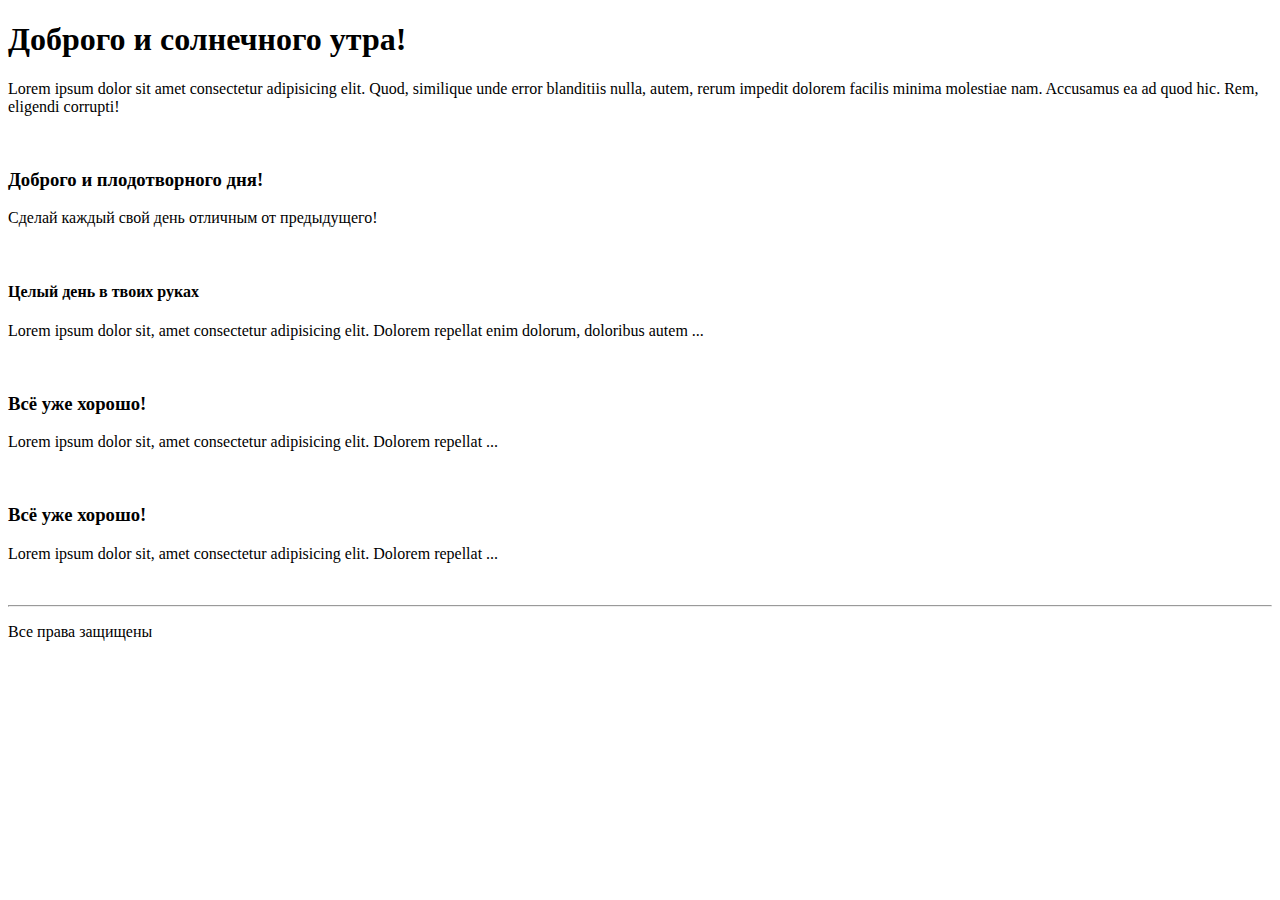
<file: Les 1/index.html>
<!DOCTYPE html>
<html lang="en">

<head>
    <meta charset="UTF-8">
    <meta name="viewport" content="width=, initial-scale=1.0">
    <title>Document</title>
</head>

<body>
    <h1>Доброго и солнечного утра!</h1>
    <p>Lorem ipsum dolor sit amet consectetur adipisicing elit. Quod, similique unde error blanditiis nulla, autem,
        rerum impedit dolorem facilis minima molestiae nam. Accusamus ea ad quod hic. Rem, eligendi corrupti!</p><br>
    <h3>Доброго и плодотворного дня!</h3>
    <p>Сделай каждый свой день отличным от предыдущего!</p><br>
    <h4>Целый день в твоих руках</h4>
    <p>Lorem ipsum dolor sit, amet consectetur adipisicing elit. Dolorem repellat enim dolorum, doloribus autem ...</p>
    <br>
    <h3>Всё уже хорошо!</h3>
    <p>Lorem ipsum dolor sit, amet consectetur adipisicing elit. Dolorem repellat ...</p><br>
    <h3>Всё уже хорошо!</h3>
    <p>Lorem ipsum dolor sit, amet consectetur adipisicing elit. Dolorem repellat ...</p><br>
    <hr>
    <p>Все права защищены</p>
</body>

</html>
</file>
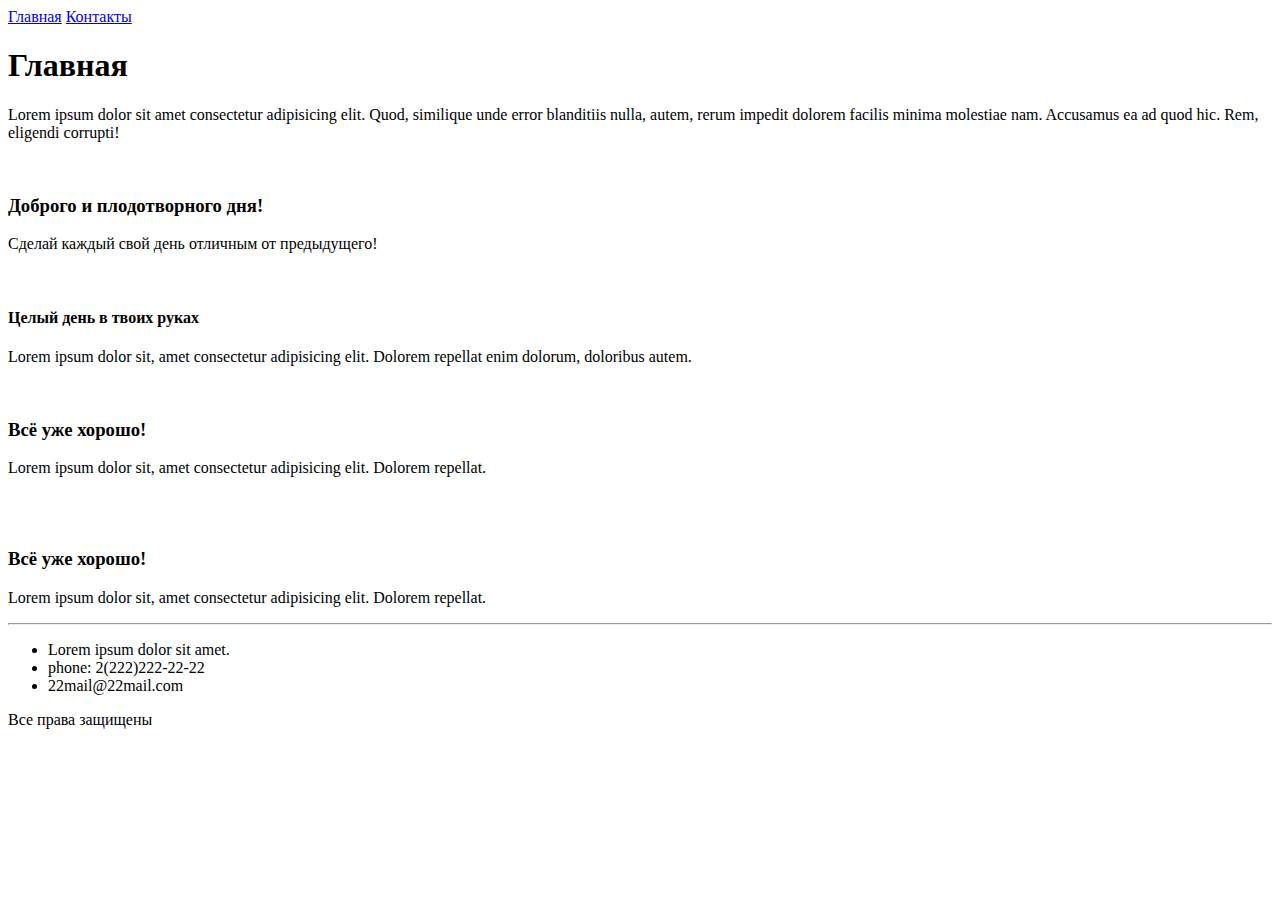
<file: Les 2/index.html>
<!DOCTYPE html>
<html lang="en">

<head>
    <meta charset="UTF-8">
    <meta name="viewport" content="width=, initial-scale=1.0">
    <title>Document</title>
</head>

<body>
    <a href="index.html">Главная</a>
    <a href="contacts.html">Контакты</a>
    <h1>Главная</h1>
    <p>Lorem ipsum dolor sit amet consectetur adipisicing elit. Quod, similique unde error blanditiis nulla, autem,
        rerum impedit dolorem facilis minima molestiae nam. Accusamus ea ad quod hic. Rem, eligendi corrupti!</p><br>
    <h3>Доброго и плодотворного дня!</h3>
    <p>Сделай каждый свой день отличным от предыдущего!</p><br>
    <h4>Целый день в твоих руках</h4>
    <p>Lorem ipsum dolor sit, amet consectetur adipisicing elit. Dolorem repellat enim dolorum, doloribus autem.</p>
    <br>
    <h3>Всё уже хорошо!</h3>
    <p>Lorem ipsum dolor sit, amet consectetur adipisicing elit. Dolorem repellat.</p>
    <br>
    <br>
    <h3>Всё уже хорошо!</h3>
    <p>Lorem ipsum dolor sit, amet consectetur adipisicing elit. Dolorem repellat.</p>
    <hr>
    <ul>
        <li>Lorem ipsum dolor sit amet.</li>
        <li>phone: 2(222)222-22-22</li>
        <li>22mail@22mail.com</li>
        </li>
    </ul>
    <p>Все права защищены</p>
</body>

</html>
</file>
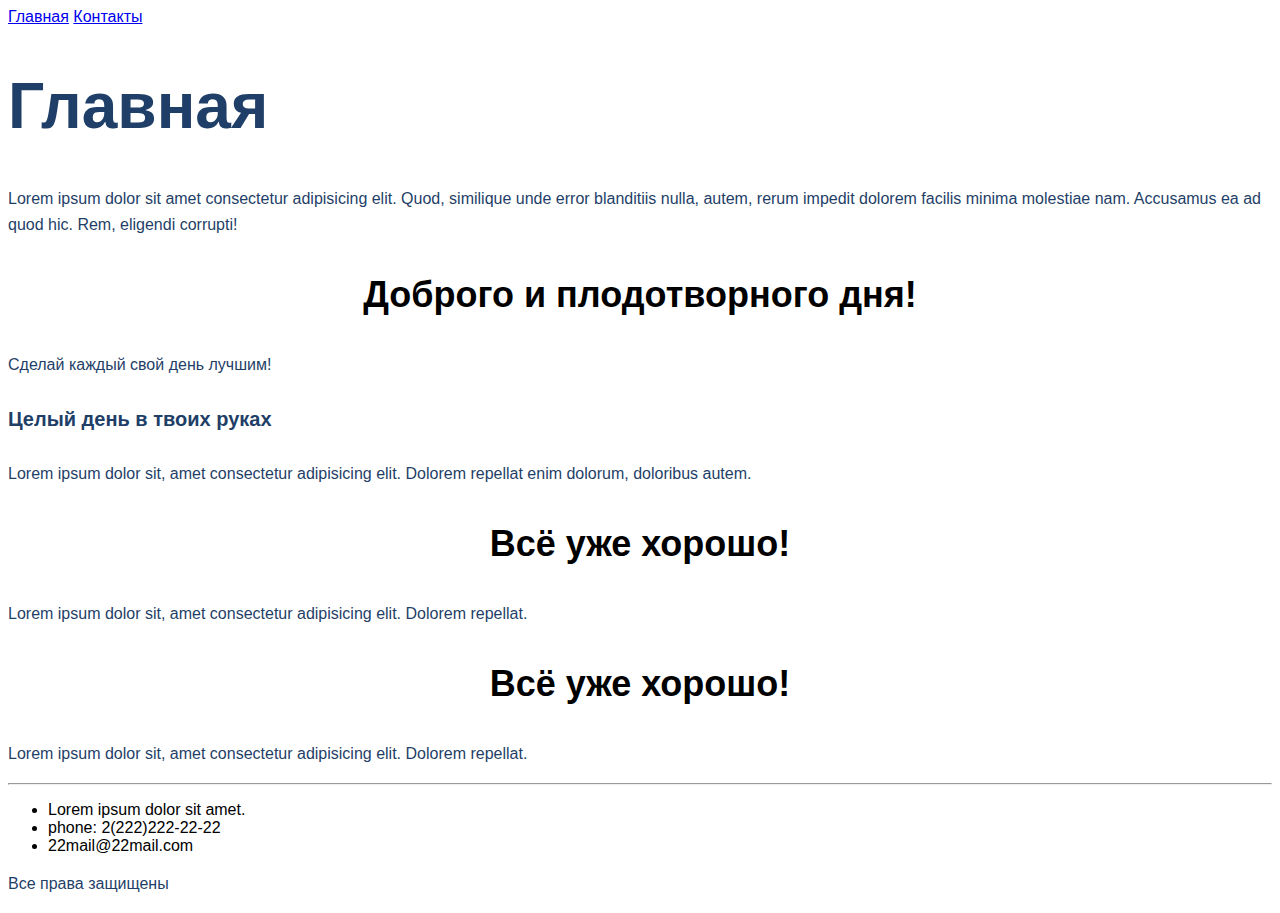
<file: Les 3/index.html>
<!DOCTYPE html>
<html lang="en">

<head>
    <meta charset="UTF-8">
    <meta name="viewport" content="width=, initial-scale=1.0">
    <title>Document</title>
    <link rel="stylesheet" href="style.css">
</head>

<body>
    <a href="index.html">Главная</a>
    <a href="contacts.html">Контакты</a>
    <h1 class="heading">Главная</h1>
    <p class="paragraph">Lorem ipsum dolor sit amet consectetur adipisicing elit. Quod, similique unde error blanditiis
        nulla, autem,
        rerum impedit dolorem facilis minima molestiae nam. Accusamus ea ad quod hic. Rem, eligendi corrupti!</p>
    <h3 class="heading-3">Доброго и плодотворного дня!</h3>
    <p class="paragraph">Сделай каждый свой день лучшим!</p>
    <h4 class="heading-4">Целый день в твоих руках</h4>
    <p class="paragraph">Lorem ipsum dolor sit, amet consectetur adipisicing elit. Dolorem repellat enim dolorum,
        doloribus autem.</p>
    <h3 class="heading-3">Всё уже хорошо!</h3>
    <p class="paragraph">Lorem ipsum dolor sit, amet consectetur adipisicing elit. Dolorem repellat.</p>
    <h3 class="heading-3">Всё уже хорошо!</h3>
    <p class="paragraph">Lorem ipsum dolor sit, amet consectetur adipisicing elit. Dolorem repellat.</p>
    <hr>
    <ul>
        <li>Lorem ipsum dolor sit amet.</li>
        <li>phone: 2(222)222-22-22</li>
        <li>22mail@22mail.com</li>
        </li>
    </ul>
    <p class="paragraph">Все права защищены</p>
</body>

</html>
</file>
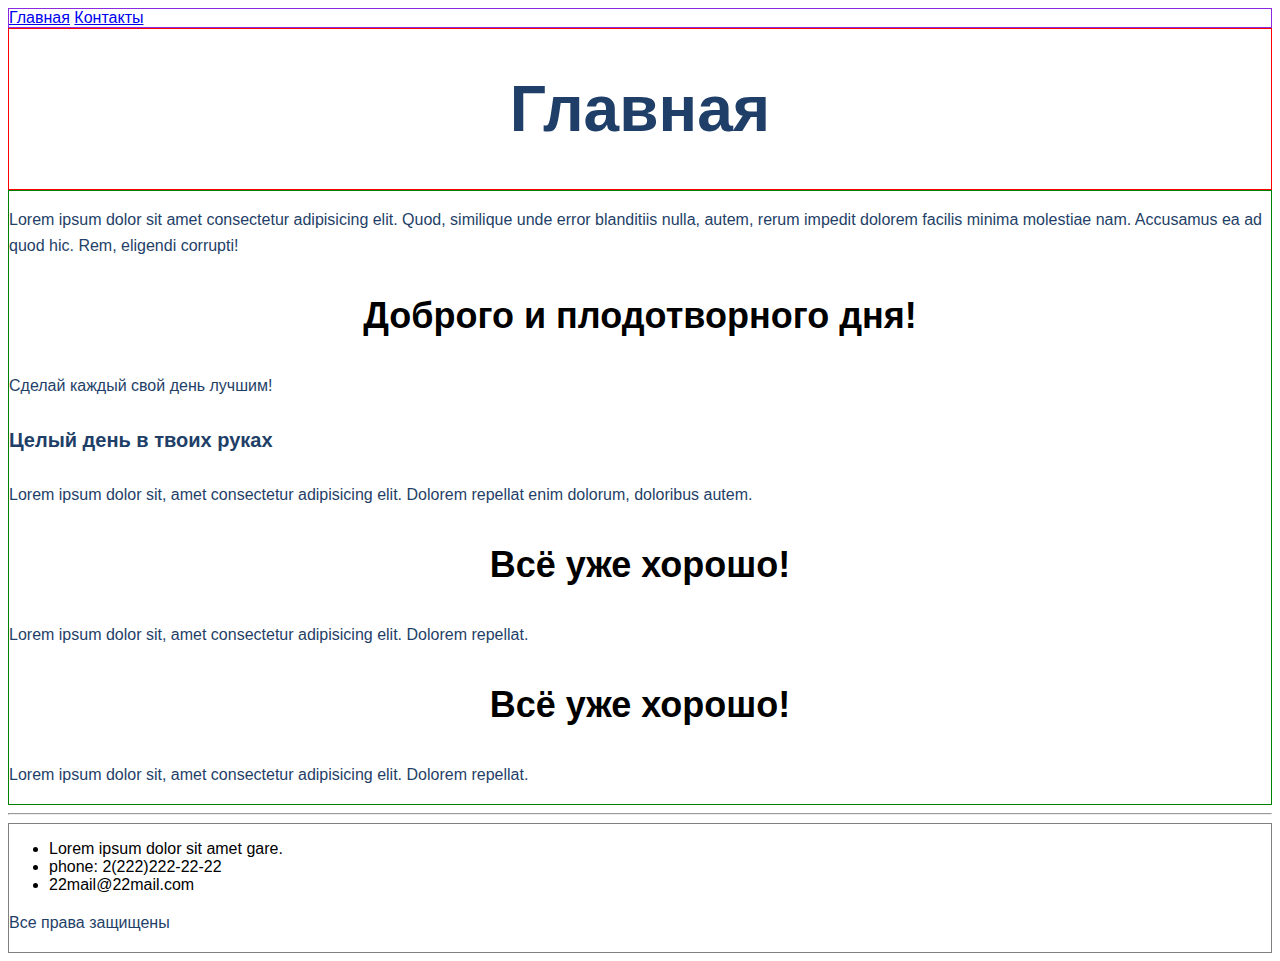
<file: Les 4/index.html>
<!DOCTYPE html>
<html lang="en">

<head>
    <meta charset="UTF-8">
    <meta name="viewport" content="width=, initial-scale=1.0">
    <title>Document</title>
    <link rel="stylesheet" href="style.css">
</head>

<body>
    <div class="navigation">
        <a href="index.html">Главная</a>
        <a href="contacts.html">Контакты</a>
    </div>
    <div class="header">
        <h1 class="heading">Главная</h1>
    </div>
    <div class="content">
        <p class="paragraph">Lorem ipsum dolor sit amet consectetur adipisicing elit. Quod, similique unde error
            blanditiis
            nulla, autem,
            rerum impedit dolorem facilis minima molestiae nam. Accusamus ea ad quod hic. Rem, eligendi corrupti!</p>
        <h3 class="heading-3">Доброго и плодотворного дня!</h3>
        <p class="paragraph">Сделай каждый свой день лучшим!</p>
        <h4 class="heading-4">Целый день в твоих руках</h4>
        <p class="paragraph">Lorem ipsum dolor sit, amet consectetur adipisicing elit. Dolorem repellat enim dolorum,
            doloribus autem.</p>
        <h3 class="heading-3">Всё уже хорошо!</h3>
        <p class="paragraph">Lorem ipsum dolor sit, amet consectetur adipisicing elit. Dolorem repellat.</p>
        <h3 class="heading-3">Всё уже хорошо!</h3>
        <p class="paragraph">Lorem ipsum dolor sit, amet consectetur adipisicing elit. Dolorem repellat.</p>
    </div>
    <hr>
    <div class="footer">
        <ul>
            <li>Lorem ipsum dolor sit amet gare.</li>
            <li>phone: 2(222)222-22-22</li>
            <li>22mail@22mail.com</li>
            </li>
        </ul>
        <p class="paragraph">Все права защищены</p>
    </div>
</body>

</html>
</file>
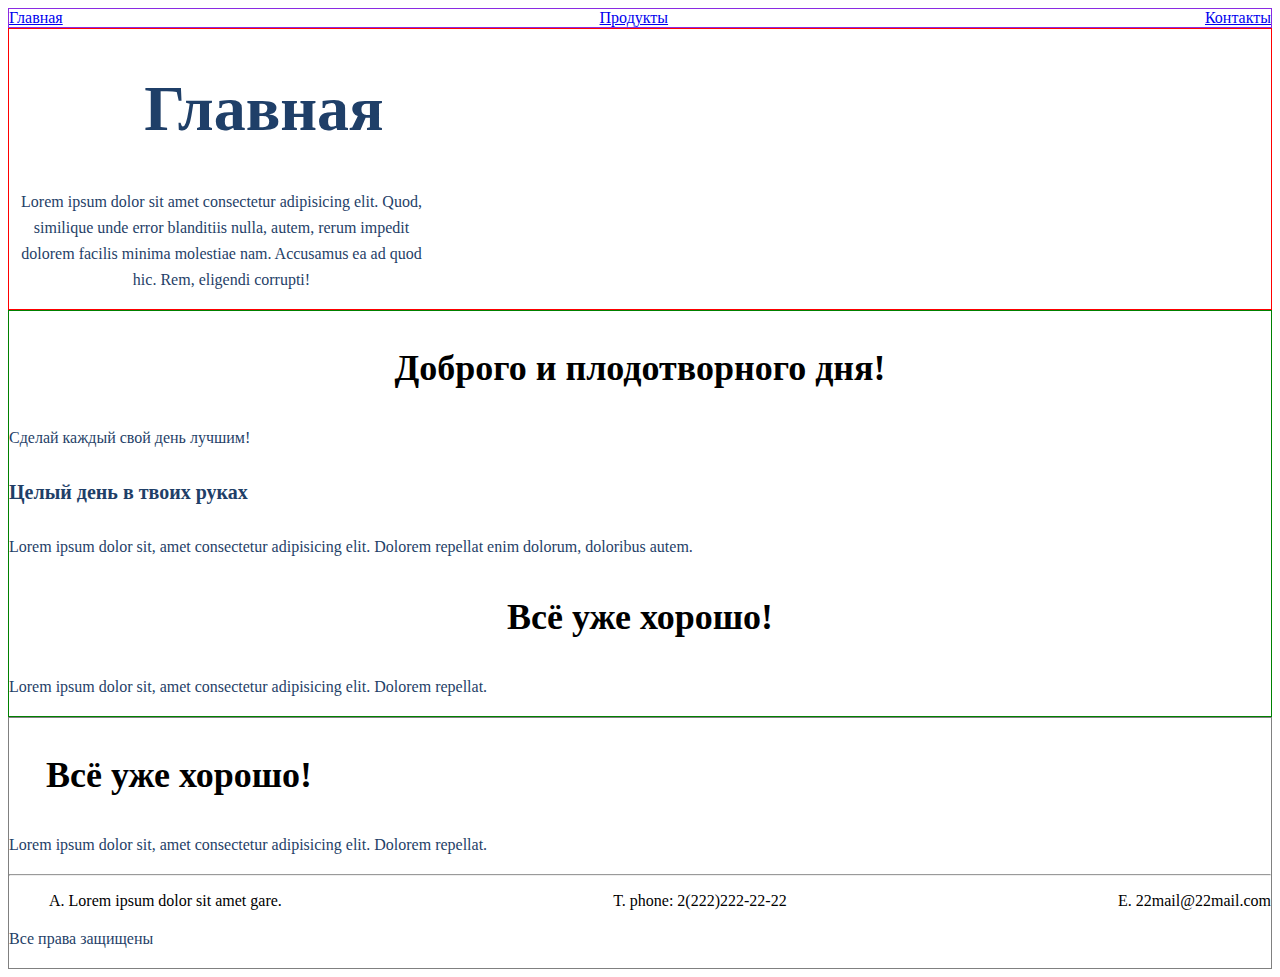
<file: Les 5/index.html>
<!DOCTYPE html>
<html lang="en">

<head>
    <meta charset="UTF-8">
    <meta name="viewport" content="width=, initial-scale=1.0">
    <title>Document</title>
    <link rel="stylesheet" href="style.css">
</head>


<body>
    <div class="container">
        <div class="navigation">
            <a href="index.html">Главная</a>
            <a href="products.html">Продукты</a>
            <a href="contacts.html">Контакты</a>
        </div>
        <div class="header">
            <h1 class="heading">Главная</h1>
            <p class="paragraph top_info">Lorem ipsum dolor sit amet consectetur adipisicing elit. Quod, similique unde
                error
                blanditiis
                nulla, autem,
                rerum impedit dolorem facilis minima molestiae nam. Accusamus ea ad quod hic. Rem, eligendi corrupti!
            </p>
        </div>
        <div class="content">
            <h3 class="heading-3">Доброго и плодотворного дня!</h3>
            <p class="paragraph">Сделай каждый свой день лучшим!</p>
            <h4 class="heading-4">Целый день в твоих руках</h4>
            <p class="paragraph">Lorem ipsum dolor sit, amet consectetur adipisicing elit. Dolorem repellat enim
                dolorum,
                doloribus autem.</p>
            <h3 class="heading-3">Всё уже хорошо!</h3>
            <p class="paragraph">Lorem ipsum dolor sit, amet consectetur adipisicing elit. Dolorem repellat.</p>
        </div>
        <div class="footer">
            <div class="footer-top-content">
                <h3 class="heading-3 footer-heading">Всё уже хорошо!</h3>
                <p class="paragraph">Lorem ipsum dolor sit, amet consectetur adipisicing elit. Dolorem repellat.</p>
            </div>
            <hr>
            <div class="footer-bottom-content">
                <ul class="bottom-list">
                    <li>A. Lorem ipsum dolor sit amet gare.</li>
                    <li>T. phone: 2(222)222-22-22</li>
                    <li>E. 22mail@22mail.com</li>
                    </li>
                </ul>
                <p class="paragraph">Все права защищены</p>
            </div>
        </div>
    </div>
</body>

</html>
</file>
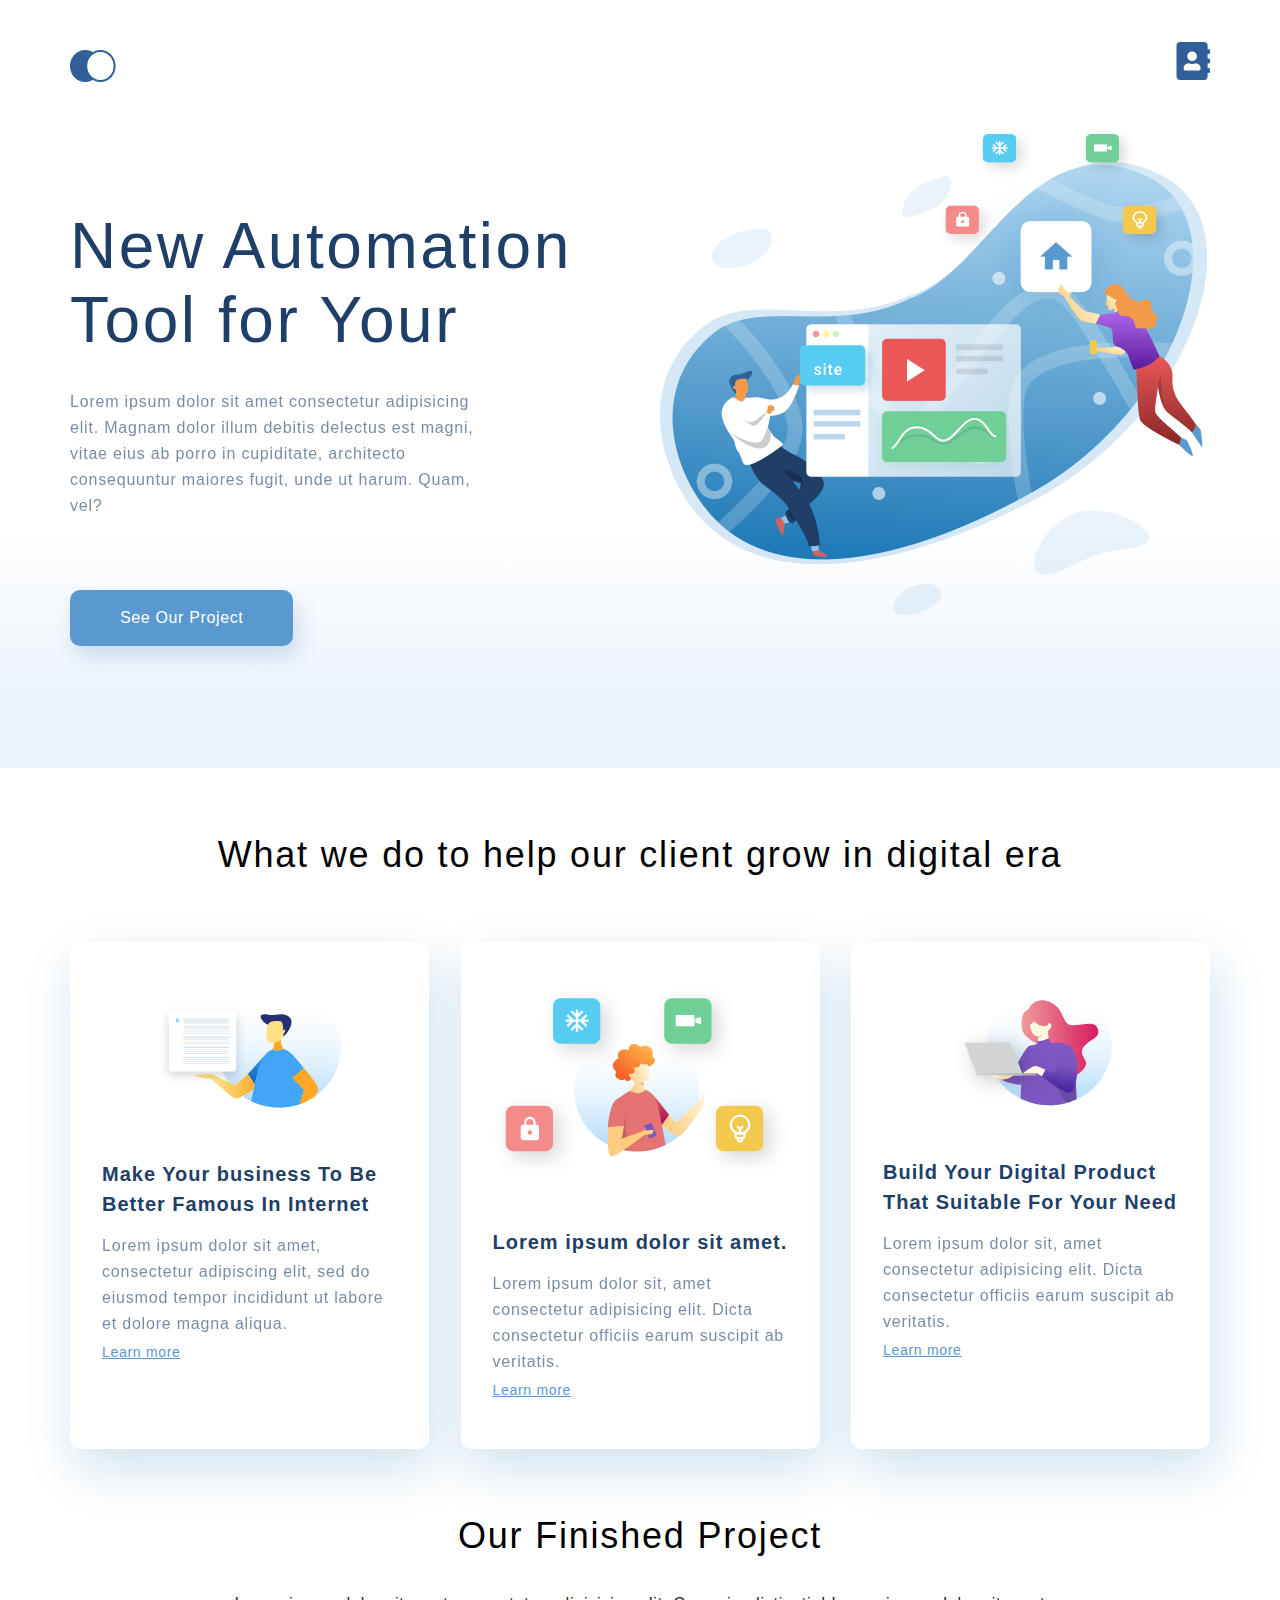
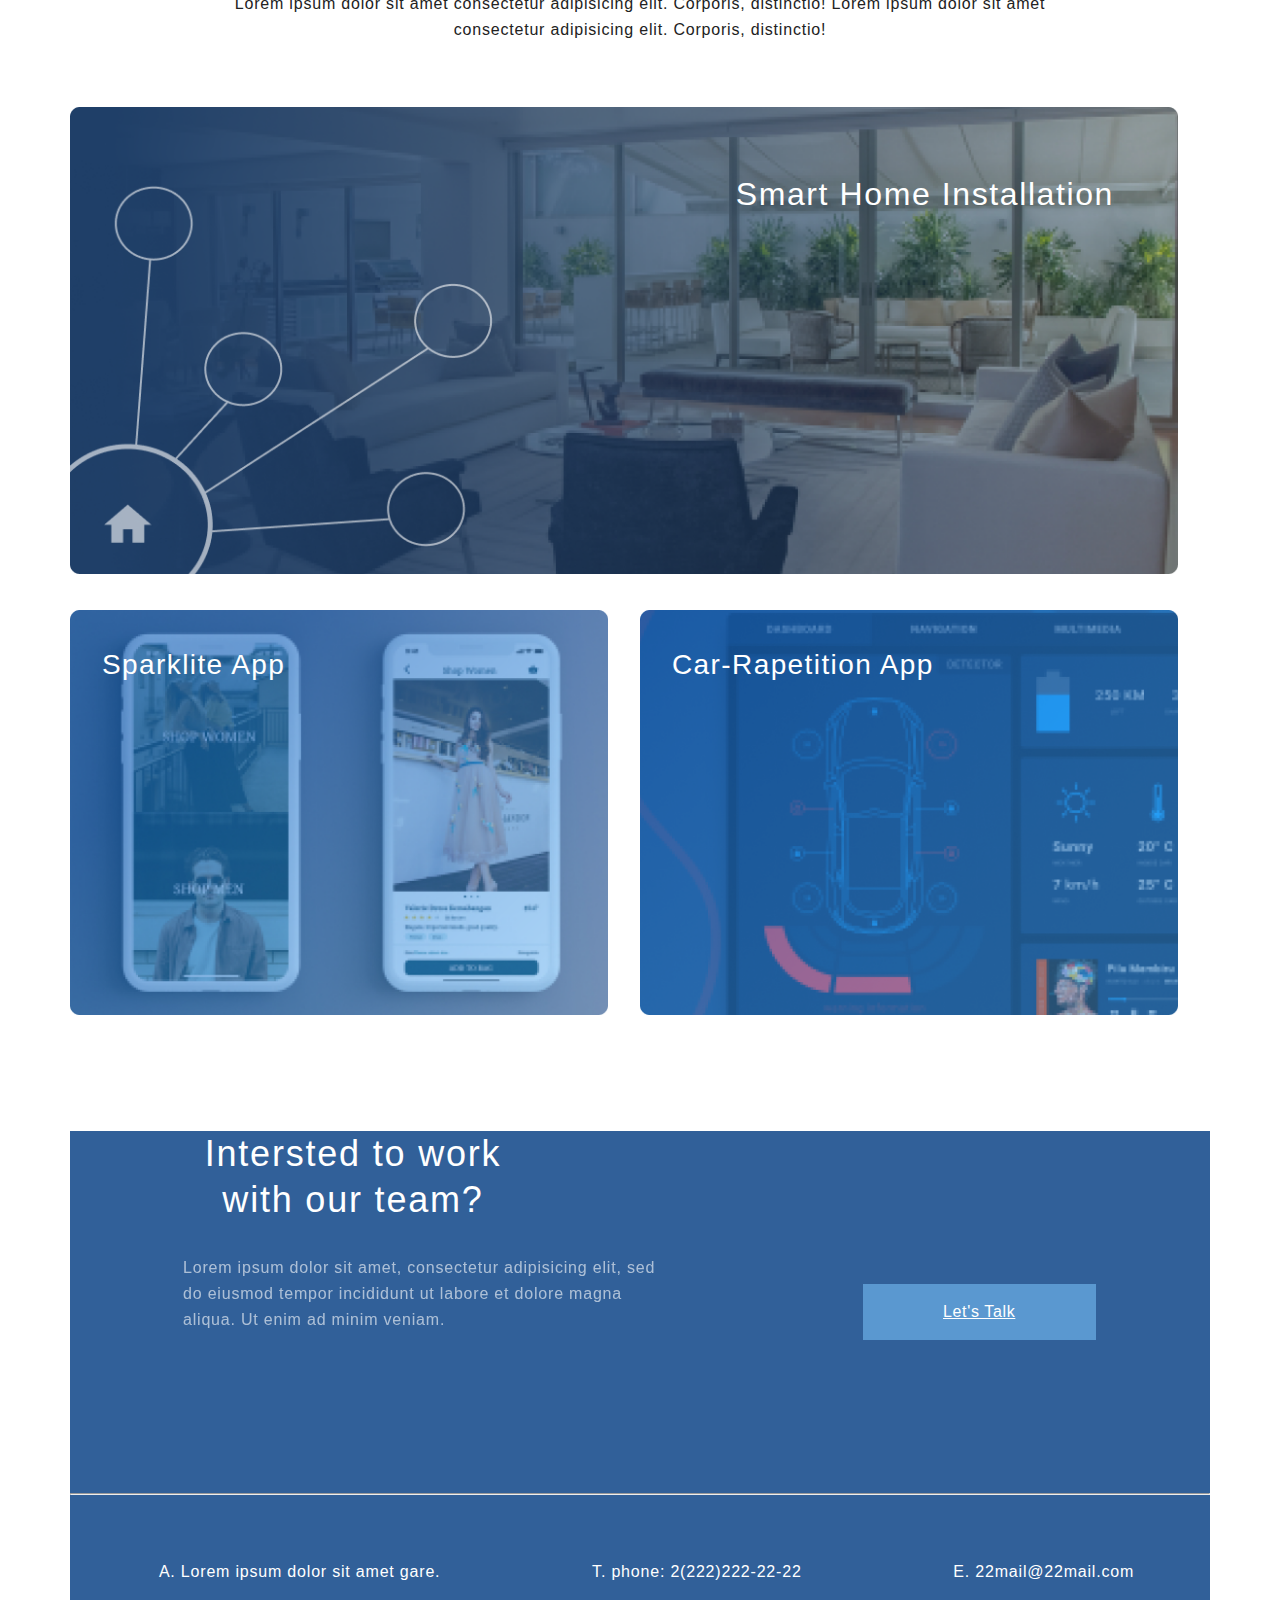
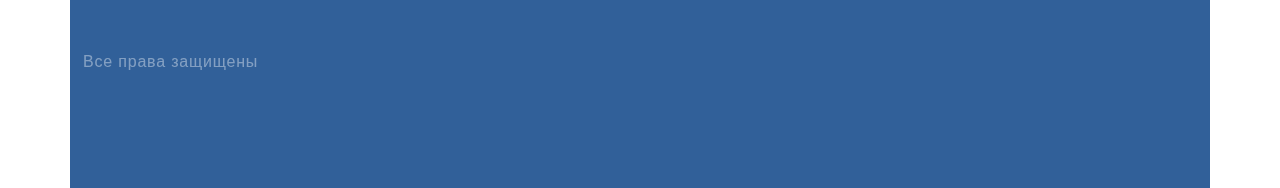
<file: Les 6/index.html>
<!DOCTYPE html>
<html lang="en">

<head>
    <meta charset="UTF-8">
    <meta name="viewport" content="width=device-width, initial-scale=1.0">
    <title>Main</title>
    <link rel="stylesheet" href="style.css">
</head>

<body>
    <div class="top">
        <div class="container top__box">
            <ul class="header">
                <li><a href="index.html"><img src="img/logo.png" alt="logo"></a></li>
                <li><a href="contact.html"><img src="img/Vector.png" alt="contacts"></a></li>
            </ul>
            <div class="top-info">
                <h1 class="top-heading">New Automation
                    Tool for Your </h1>
                <p class="paragraph top-info-text">Lorem ipsum dolor sit amet consectetur adipisicing elit. Magnam dolor
                    illum debitis
                    delectus
                    est magni, vitae eius ab porro in cupiditate, architecto consequuntur maiores fugit, unde ut harum.
                    Quam,
                    vel?</p>
                <a href="#" class="top-button">See Our Project</a>
            </div>
        </div>
    </div>

    <div class="what-we-do container">
        <h3 class="h3">What we do to help our client grow in digital era</h3>
        <div class="cards">
            <div class="card-item">
                <img src="img/1.svg" alt="card-1" class="card-img">
                <h4 class="h4">Make Your business To Be
                    Better Famous In Internet</h4>
                <p class="paragraph">Lorem ipsum dolor sit amet, consectetur adipiscing elit, sed do eiusmod tempor
                    incididunt ut labore et dolore magna aliqua.</p>
                <a href="#" class="card-link">Learn more</a>
            </div>
            <div class="card-item">
                <div class="picture">
                    <img class="image_bg" src="img/2group.svg" alt="group" class="card-img">
                    <img class="card2" src="img/2.png" alt="card-2" class="card-img">
                </div>
                <h4 class="h4">Lorem ipsum dolor sit amet.</h4>
                <p class="paragraph">Lorem ipsum dolor sit, amet consectetur adipisicing elit. Dicta consectetur
                    officiis
                    earum
                    suscipit ab veritatis.</p>
                <a href="#" class="card-link">Learn more</a>
            </div>
            <div class="card-item">
                <img src="img/3.svg" alt="card-3" class="card-img">

                <h4 class="h4">Build Your Digital Product
                    That Suitable For Your Need</h4>
                <p class="paragraph">Lorem ipsum dolor sit, amet consectetur adipisicing elit. Dicta consectetur
                    officiis earum suscipit ab veritatis.</p>
                <a href="#" class="card-link">Learn more</a>
            </div>
        </div>
    </div>
    <div class="container project">
        <h3 class="h3">Our Finished Project</h3>
        <p class="paragraph project-paragraph">Lorem ipsum dolor sit amet consectetur adipisicing elit. Corporis,
            distinctio! Lorem ipsum dolor sit amet consectetur adipisicing elit. Corporis,
            distinctio!</p>
        <div class="project-item">
            <img class="project-img" src="img/prj1.png" alt="project img 1">
            <p class="project-text">Smart Home Installation</p>
        </div>
        <div class="project-parent">
            <div class="project-item">
                <img class="project-img" src="img/prj2.png" alt="project img 2">
                <p class="project-text project-text-lower">Sparklite App</p>
            </div>
            <div class="project-item">
                <img class="project-img" src="img/prj3.png" alt="project img  3">
                <p class="project-text project-text-lower">Car-Rapetition App</p>
            </div>
        </div>
        <div class="footer">
            <div class="footer-top">
                <div class="footer-text">
                    <h3 class="h3 h3-footer">Intersted to work with our team?</h3>
                    <p class="paragraph paragraph-footer">Lorem ipsum dolor sit amet, consectetur adipisicing elit, sed
                        do eiusmod tempor incididunt ut labore et dolore magna aliqua. Ut enim ad minim veniam.</p>
                </div>
                <div class="footer-link">
                    <a class="link-talk" href="#">Let's Talk</a>
                </div>
            </div>
            <hr>
            <div class="footer-bottom">
                <ul class="footer-info">
                    <li>A. Lorem ipsum dolor sit amet gare.</li>
                    <li>T. phone: 2(222)222-22-22</li>
                    <li>E. 22mail@22mail.com</li>
                </ul>
                <div class="footer-rights">
                    <p class="paragraph paragraph-rights">Все права защищены</p>
                </div>
            </div>
        </div>
    </div>
</body>

</html>
</file>
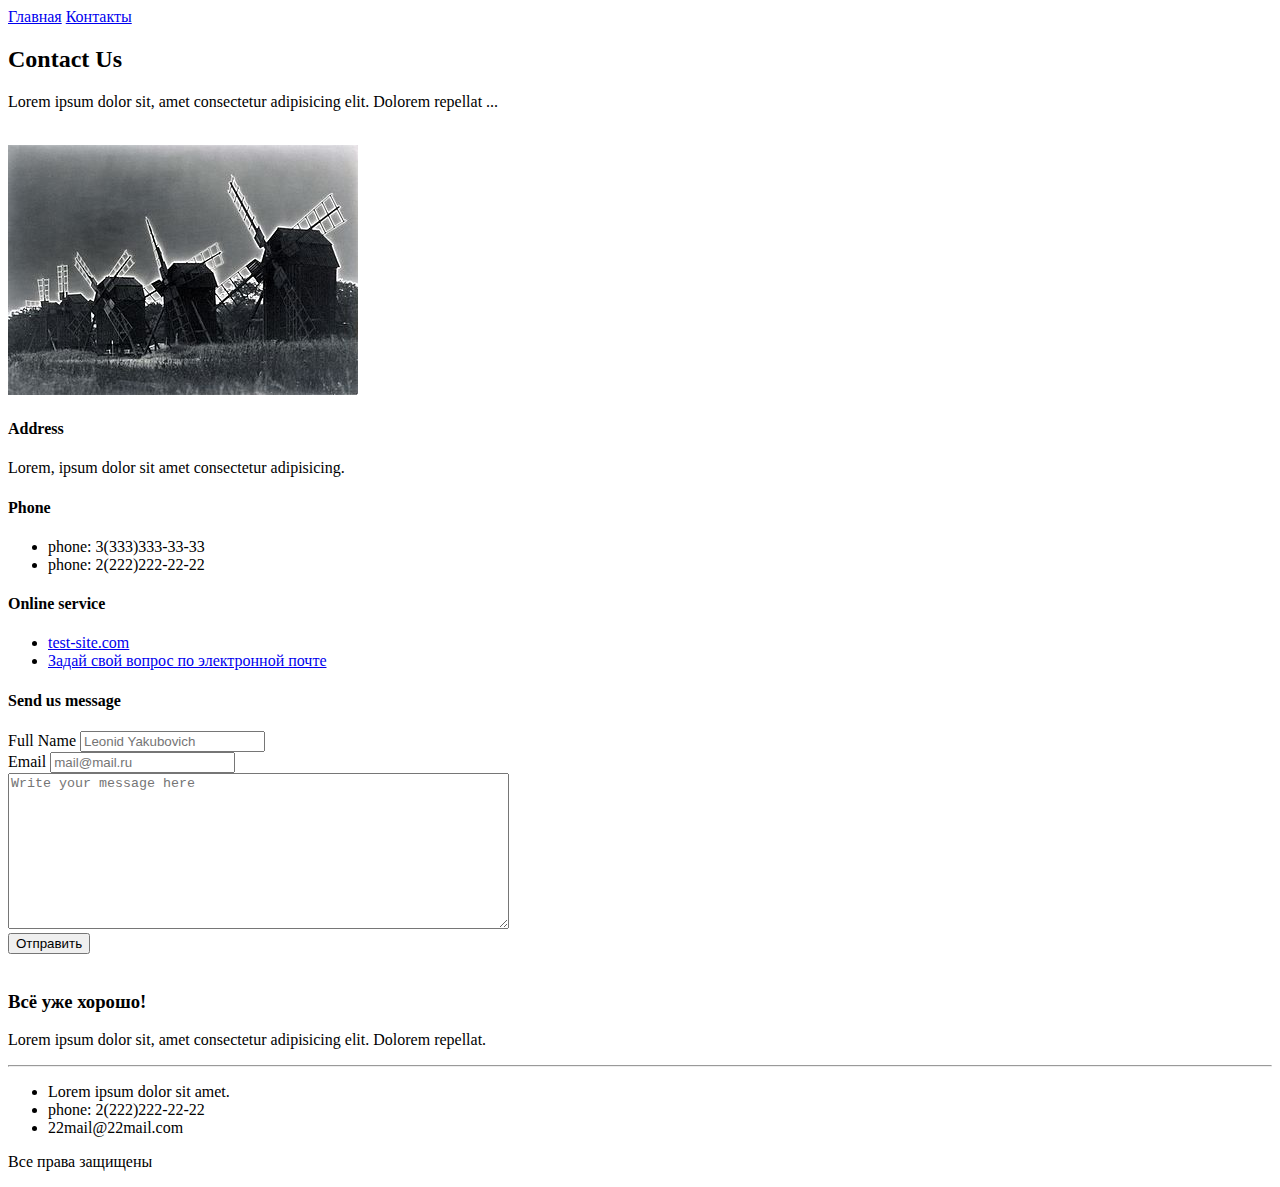
<file: Les 2/contacts.html>
<!DOCTYPE html>
<html lang="en">

<head>
    <meta charset="UTF-8">
    <meta name="viewport" content="width=device-width, initial-scale=1.0">
    <title>Document</title>
</head>

<body>
    <a href="index.html">Главная</a>
    <a href="contacts.html">Контакты</a>
    <h2>Contact Us</h2>
    <p>Lorem ipsum dolor sit, amet consectetur adipisicing elit. Dolorem repellat ...</p><br>
    <img src="img/pseudo_solarisation.jpg" alt="windmill">
    <h4> Address</h4>
    <p>Lorem, ipsum dolor sit amet consectetur adipisicing.</p>
    <h4>Phone</h4>
    <ul>
        <li>phone: 3(333)333-33-33</li>
        <li>phone: 2(222)222-22-22</li>
    </ul>
    <h4>Online service</h4>
    <ul>
        <!-- Список из 2х ссылок на сайт и почту -->
        <li><a href="https://ru.wikipedia.org/wiki/%D0%92%D0%B5%D1%82%D1%80%D1%8F%D0%BD%D0%B0%D1%8F_%D0%BC%D0%B5%D0%BB%D1%8C%D0%BD%D0%B8%D1%86%D0%B0"
                target="_blank">test-site.com</a></li>
        <li><a href="test-mail@mail.ru" target="_blank">Задай свой вопрос по электронной почте</a></li>
    </ul>
    <h4> Send us message</h4>
    Full Name <input type="text" placeholder="Leonid Yakubovich"><br>
    Email <input type="email" placeholder="mail@mail.ru"><br>
    <textarea cols="60" rows="10" placeholder="Write your message here"></textarea> <br>
    <button type="submit">Отправить</button><br>
    <script type="text/javascript" charset="utf-8" async
        src="https://api-maps.yandex.ru/services/constructor/1.0/js/?um=constructor%3Ad38b0f609cb37cf407be712d1d81b9674c865c4a2e7b803567fc225ab7765013&amp;width=500&amp;height=400&amp;lang=ru_RU&amp;scroll=true"></script>
    <br>
    <h3>Всё уже хорошо!</h3>
    <p>Lorem ipsum dolor sit, amet consectetur adipisicing elit. Dolorem repellat.</p>
    <hr>
    <ul>
        <li>Lorem ipsum dolor sit amet.</li>
        <li>phone: 2(222)222-22-22</li>
        <li>22mail@22mail.com</mail@mail>
        </li>
    </ul>
    <p>Все права защищены</p>
</body>

</html>
</file>
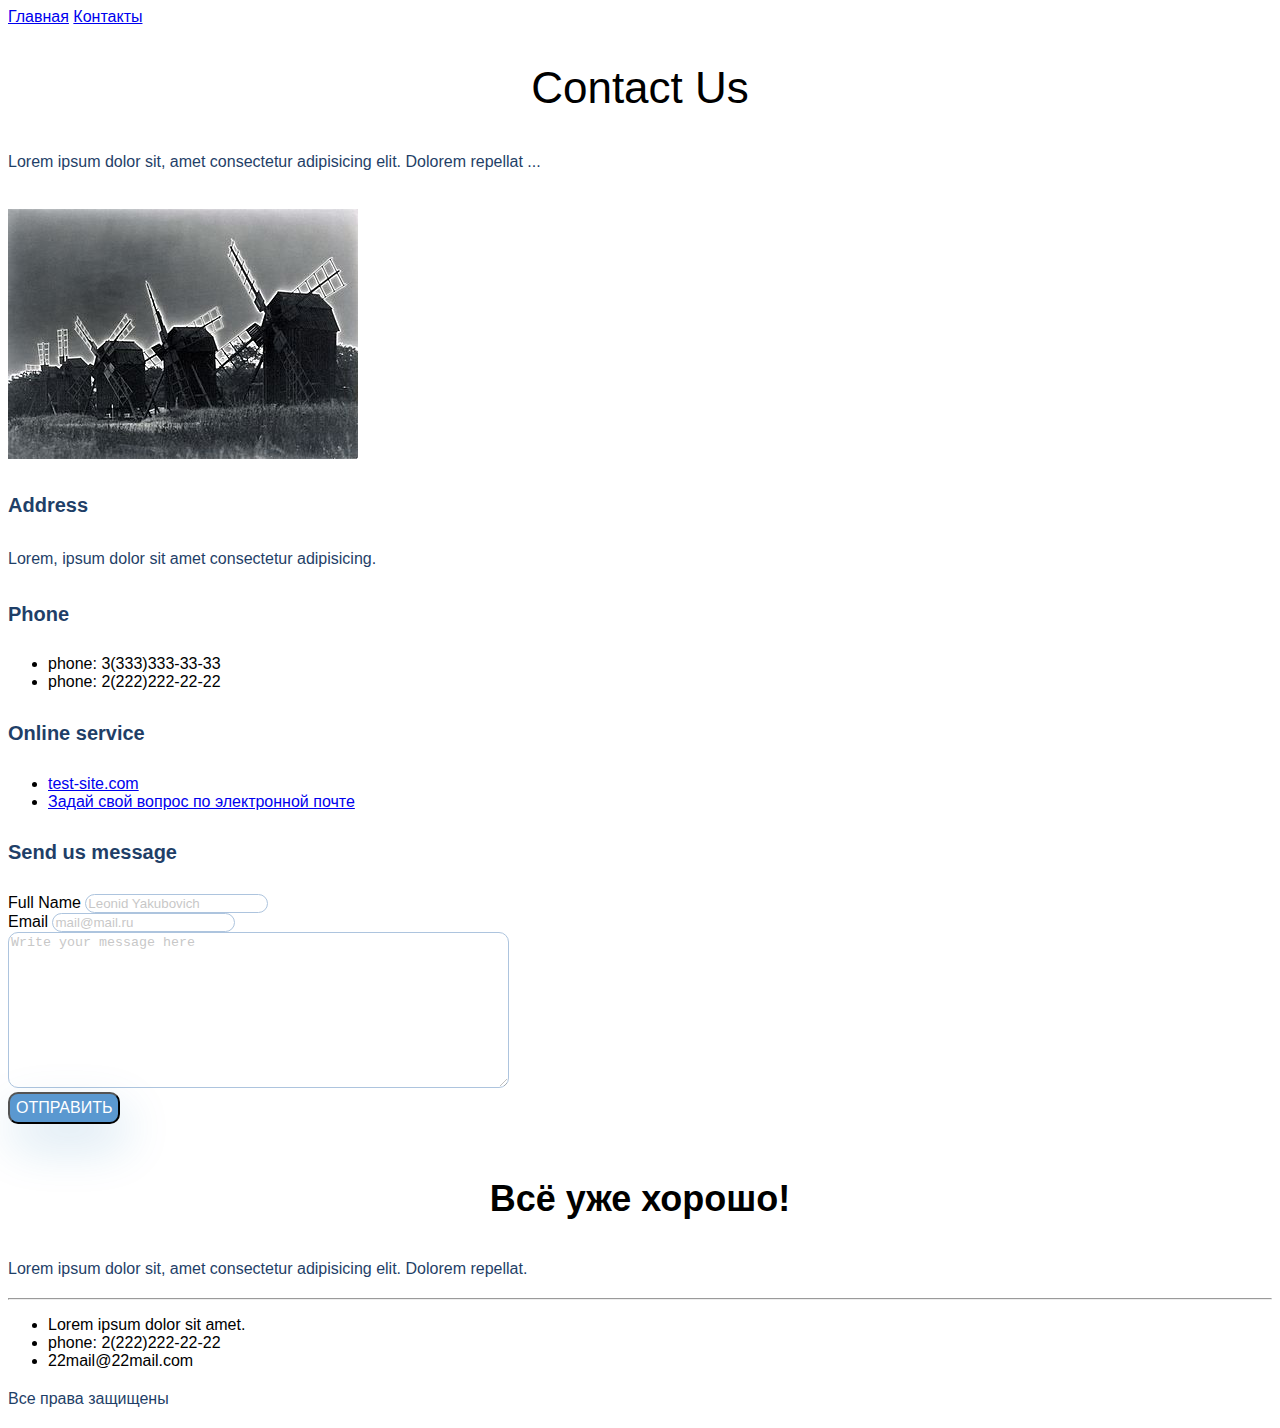
<file: Les 3/contacts.html>
<!DOCTYPE html>
<html lang="en">

<head>
    <meta charset="UTF-8">
    <meta name="viewport" content="width=device-width, initial-scale=1.0">
    <title>Document</title>
    <link rel="stylesheet" href="style.css">
</head>

<body>
    <a href="index.html">Главная</a>
    <a href="contacts.html">Контакты</a>
    <h2 class="contacts-heading">Contact Us</h2>
    <p class="paragraph">Lorem ipsum dolor sit, amet consectetur adipisicing elit. Dolorem repellat ...</p><br>
    <img src="img/pseudo_solarisation.jpg" alt="windmill">
    <form action="#">
        <h4 class="heading-4"> Address</h4>
        <p class="paragraph">Lorem, ipsum dolor sit amet consectetur adipisicing.</p>
        <h4 class="heading-4">Phone</h4>
        <ul>
            <li>phone: 3(333)333-33-33</li>
            <li>phone: 2(222)222-22-22</li>
        </ul>
        <h4 class="heading-4">Online service</h4>
        <ul>
            <!-- Список из 2х ссылок на сайт и почту -->
            <li><a href="https://ru.wikipedia.org/wiki/%D0%92%D0%B5%D1%82%D1%80%D1%8F%D0%BD%D0%B0%D1%8F_%D0%BC%D0%B5%D0%BB%D1%8C%D0%BD%D0%B8%D1%86%D0%B0"
                    target="_blank">test-site.com</a></li>
            <li><a href="test-mail@mail.ru" target="_blank">Задай свой вопрос по электронной почте</a></li>
        </ul>
        <h4 class="heading-4"> Send us message</h4>
        Full Name <input class="input" type="text" placeholder="Leonid Yakubovich"><br>
        Email <input class="input" type="email" placeholder="mail@mail.ru"><br>
        <textarea class="input" cols="60" rows="10" placeholder="Write your message here"></textarea> <br>
        <button class="send-button" type="submit">Отправить</button><br>
    </form>
    <script type="text/javascript" charset="utf-8" async
        src="https://api-maps.yandex.ru/services/constructor/1.0/js/?um=constructor%3Ad38b0f609cb37cf407be712d1d81b9674c865c4a2e7b803567fc225ab7765013&amp;width=500&amp;height=400&amp;lang=ru_RU&amp;scroll=true"></script>
    <br>
    <h3 class="heading-3">Всё уже хорошо!</h3>
    <p class="paragraph">Lorem ipsum dolor sit, amet consectetur adipisicing elit. Dolorem repellat.</p>
    <hr>
    <ul>
        <li>Lorem ipsum dolor sit amet.</li>
        <li>phone: 2(222)222-22-22</li>
        <li>22mail@22mail.com</mail@mail>
        </li>
    </ul>
    <p class="paragraph">Все права защищены</p>
</body>

</html>
</file>
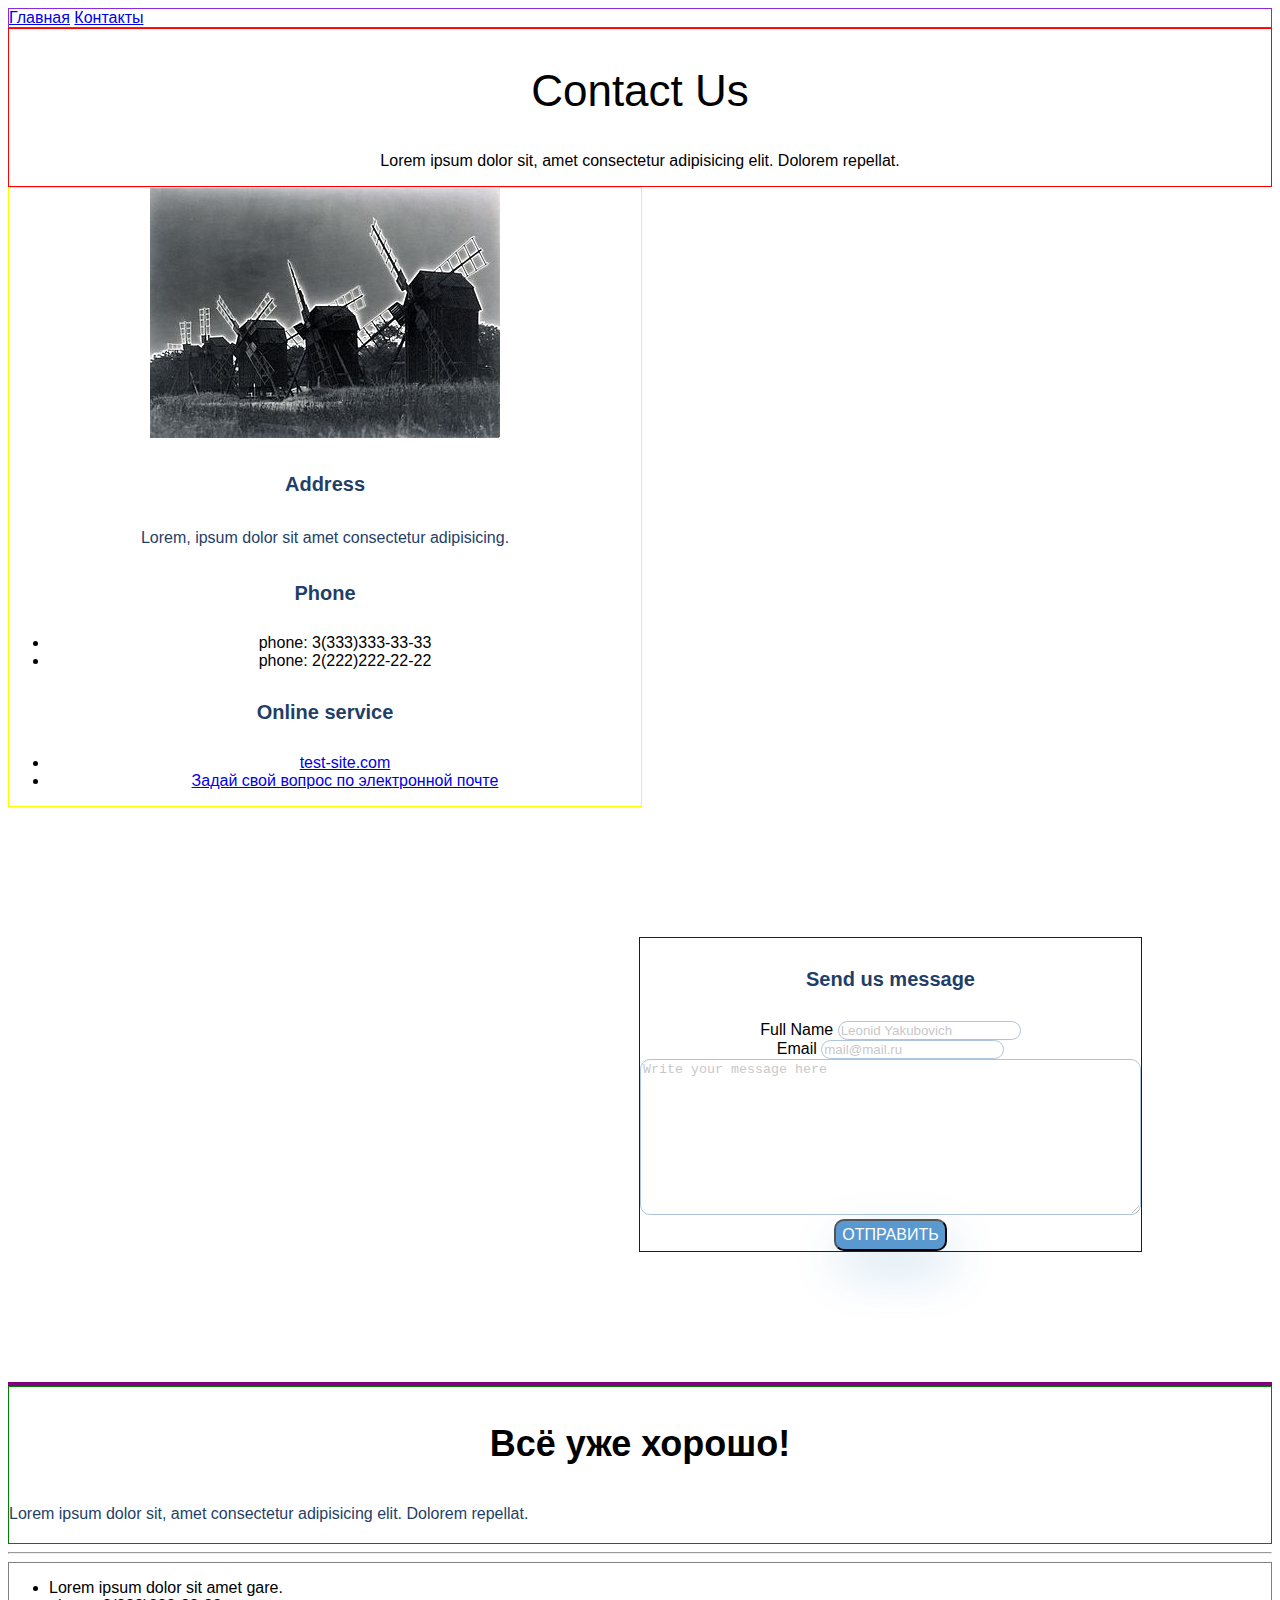
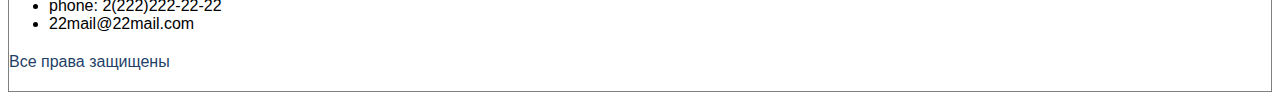
<file: Les 4/contacts.html>
<!DOCTYPE html>
<html lang="en">

<head>
    <meta charset="UTF-8">
    <meta name="viewport" content="width=device-width, initial-scale=1.0">
    <title>Document</title>
    <link rel="stylesheet" href="style.css">
</head>

<body>
    <div class="navigation">
        <a href="index.html">Главная</a>
        <a href="contacts.html">Контакты</a>
    </div>
    <div class="header">
        <h2 class="contacts-heading">Contact Us</h2>
        <p>Lorem ipsum dolor sit, amet consectetur adipisicing elit. Dolorem repellat.</p>
    </div>
    <div class="content-contacts">
        <img src="img/pseudo_solarisation.jpg" alt="windmill">
        <form action="#">
            <h4 class="heading-4"> Address</h4>
            <p class="paragraph">Lorem, ipsum dolor sit amet consectetur adipisicing.</p>
            <h4 class="heading-4">Phone</h4>
            <ul>
                <li>phone: 3(333)333-33-33</li>
                <li>phone: 2(222)222-22-22</li>
            </ul>
            <h4 class="heading-4">Online service</h4>
            <ul>
                <!-- Список из 2х ссылок на сайт и почту -->
                <li><a href="https://ru.wikipedia.org/wiki/%D0%92%D0%B5%D1%82%D1%80%D1%8F%D0%BD%D0%B0%D1%8F_%D0%BC%D0%B5%D0%BB%D1%8C%D0%BD%D0%B8%D1%86%D0%B0"
                        target="_blank">test-site.com</a></li>
                <li><a href="test-mail@mail.ru" target="_blank">Задай свой вопрос по электронной почте</a></li>
    </div>
    <div class="content-sending-form">
        </ul>
        <h4 class="heading-4"> Send us message</h4>
        Full Name <input class="input" type="text" placeholder="Leonid Yakubovich"><br>
        Email <input class="input" type="email" placeholder="mail@mail.ru"><br>
        <textarea class="input" cols="60" rows="10" placeholder="Write your message here"></textarea><br>
        <button class="send-button" type="submit">Отправить</button>
        </form>
    </div>
    <div class="content-map">
        <script type="text/javascript" charset="utf-8" async
            src="https://api-maps.yandex.ru/services/constructor/1.0/js/?um=constructor%3Ad38b0f609cb37cf407be712d1d81b9674c865c4a2e7b803567fc225ab7765013&amp;width=500&amp;height=400&amp;lang=ru_RU&amp;scroll=true"></script>
    </div>
    <div class="content">
        <h3 class="heading-3">Всё уже хорошо!</h3>
        <p class="paragraph">Lorem ipsum dolor sit, amet consectetur adipisicing elit. Dolorem repellat.</p>
    </div>
    <hr>

    <div class="footer">
        <ul>
            <li>Lorem ipsum dolor sit amet gare.</li>
            <li>phone: 2(222)222-22-22</li>
            <li>22mail@22mail.com</mail@mail>
            </li>
        </ul>
        <p class="paragraph">Все права защищены</p>
    </div>
</body>

</html>
</file>
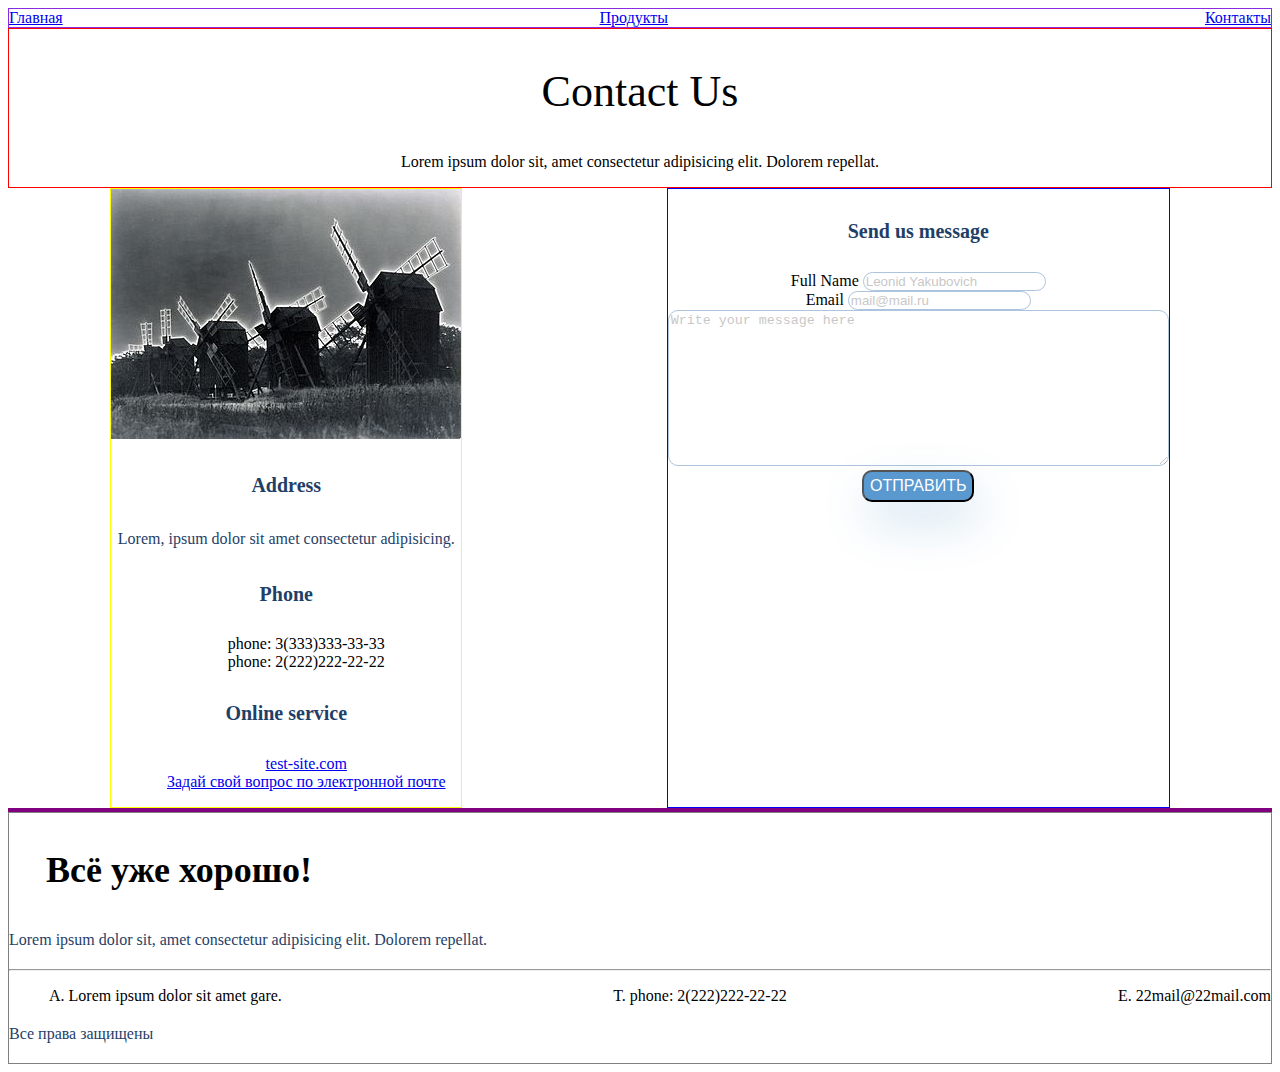
<file: Les 5/contacts.html>
<!DOCTYPE html>
<html lang="en">

<head>
    <meta charset="UTF-8">
    <meta name="viewport" content="width=device-width, initial-scale=1.0">
    <title>Document</title>
    <link rel="stylesheet" href="style.css">
</head>

<body>
    <div class="container">
        <div class="navigation">
            <a href="index.html">Главная</a>
            <a href="products.html">Продукты</a>
            <a href="contacts.html">Контакты</a>
        </div>
        <div class="header">
            <h2 class="contacts-heading">Contact Us</h2>
            <p>Lorem ipsum dolor sit, amet consectetur adipisicing elit. Dolorem repellat.</p>
        </div>
        <div class="contact-middle-part">
            <div class="content-contacts">
                <img src="img/pseudo_solarisation.jpg" alt="windmill">
                <form action="#">
                    <h4 class="heading-4"> Address</h4>
                    <p class="paragraph">Lorem, ipsum dolor sit amet consectetur adipisicing.</p>
                    <h4 class="heading-4">Phone</h4>
                    <ul class="list">
                        <li>phone: 3(333)333-33-33</li>
                        <li>phone: 2(222)222-22-22</li>
                    </ul>
                    <h4 class="heading-4">Online service</h4>
                    <ul class="list">
                        <!-- Список из 2х ссылок на сайт и почту -->
                        <li><a href="https://ru.wikipedia.org/wiki/%D0%92%D0%B5%D1%82%D1%80%D1%8F%D0%BD%D0%B0%D1%8F_%D0%BC%D0%B5%D0%BB%D1%8C%D0%BD%D0%B8%D1%86%D0%B0"
                                target="_blank">test-site.com</a></li>
                        <li><a href="test-mail@mail.ru" target="_blank">Задай свой вопрос по электронной почте</a></li>
            </div>
            <div class="content-sending-form">
                </ul>
                <h4 class="heading-4"> Send us message</h4>
                Full Name <input class="input" type="text" placeholder="Leonid Yakubovich"><br>
                Email <input class="input" type="email" placeholder="mail@mail.ru"><br>
                <textarea class="input" cols="60" rows="10" placeholder="Write your message here"></textarea><br>
                <button class="send-button" type="submit">Отправить</button>
                </form>
            </div>
        </div>
        <div class="content-map">
            <script class="content-map map" type="text/javascript" charset="utf-8" async
                src="https://api-maps.yandex.ru/services/constructor/1.0/js/?um=constructor%3Ad38b0f609cb37cf407be712d1d81b9674c865c4a2e7b803567fc225ab7765013&amp;width=100%&amp;height=400&amp;lang=ru_RU&amp;scroll=true"></script>
        </div>
        <div class="footer">
            <div class="footer-top-content">
                <h3 class="heading-3 footer-heading">Всё уже хорошо!</h3>
                <p class="paragraph">Lorem ipsum dolor sit, amet consectetur adipisicing elit. Dolorem repellat.</p>
            </div>
            <hr>
            <div class="footer-bottom-content">
                <ul class="bottom-list">
                    <li>A. Lorem ipsum dolor sit amet gare.</li>
                    <li>T. phone: 2(222)222-22-22</li>
                    <li>E. 22mail@22mail.com</mail@mail>
                    </li>
                </ul>
                <p class="paragraph">Все права защищены</p>
            </div>
        </div>
    </div>
</body>

</html>
</file>
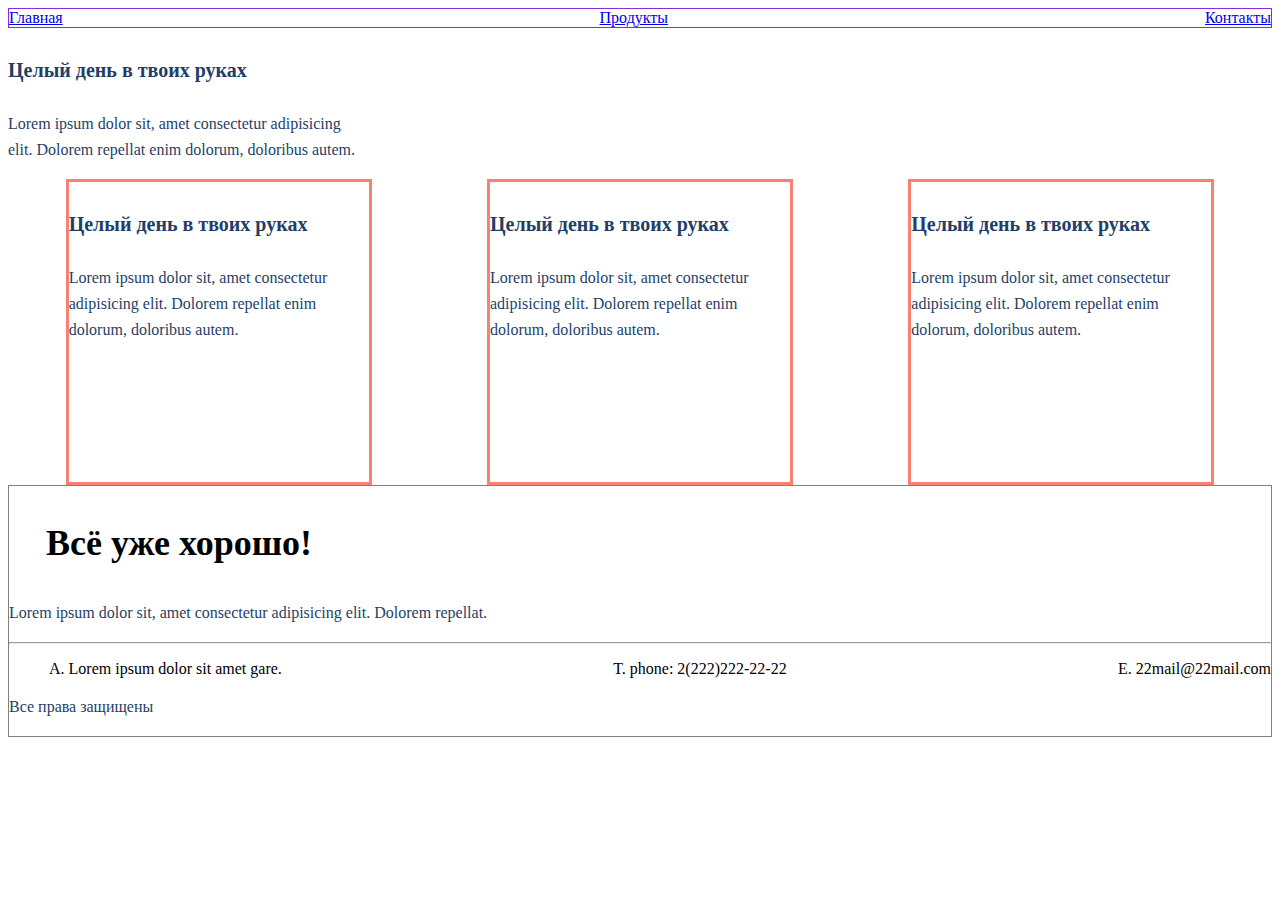
<file: Les 5/products.html>
<!DOCTYPE html>
<html lang="en">

<head>
    <meta charset="UTF-8">
    <meta name="viewport" content="width=device-width, initial-scale=1.0">
    <title>Document</title>
    <link rel="stylesheet" href="style.css">
</head>

<body>
    <div class="container">
        <div class="navigation">
            <a href="index.html">Главная</a>
            <a href="products.html">Продукты</a>
            <a href="contacts.html">Контакты</a>
        </div>
        <div class="what-we-do">
            <div class="products-heading">
                <h4 class="heading-4">Целый день в твоих руках</h4>
                <p class="paragraph">Lorem ipsum dolor sit, amet consectetur adipisicing elit. Dolorem repellat enim
                    dolorum, doloribus autem.</p>
            </div>
            <div class="blocks-three">
                <div class="block">
                    <b>
                        <h4 class="heading-4">Целый день в твоих руках</h4>
                    </b>
                    <p class="paragraph">Lorem ipsum dolor sit, amet consectetur adipisicing elit. Dolorem repellat enim
                        dolorum, doloribus autem.</p>
                </div>
                <div class="block">
                    <b>
                        <h4 class="heading-4">Целый день в твоих руках</h4>
                    </b>
                    <p class="paragraph">Lorem ipsum dolor sit, amet consectetur adipisicing elit. Dolorem repellat enim
                        dolorum, doloribus autem.</p>
                </div>
                <div class="block">
                    <b>
                        <h4 class="heading-4">Целый день в твоих руках</h4>
                    </b>
                    <p class="paragraph">Lorem ipsum dolor sit, amet consectetur adipisicing elit. Dolorem repellat enim
                        dolorum, doloribus autem.</p>
                </div>
            </div>

            <div class="footer">
                <div class="footer-top-content">
                    <h3 class="heading-3 footer-heading">Всё уже хорошо!</h3>
                    <p class="paragraph">Lorem ipsum dolor sit, amet consectetur adipisicing elit. Dolorem repellat.</p>
                </div>
                <hr>
                <div class="footer-bottom-content">
                    <ul class="bottom-list">
                        <li>A. Lorem ipsum dolor sit amet gare.</li>
                        <li>T. phone: 2(222)222-22-22</li>
                        <li>E. 22mail@22mail.com</li>
                        </li>
                    </ul>
                    <p class="paragraph">Все права защищены</p>
                </div>
            </div>
        </div>
    </div>
</body>

</html>
</file>
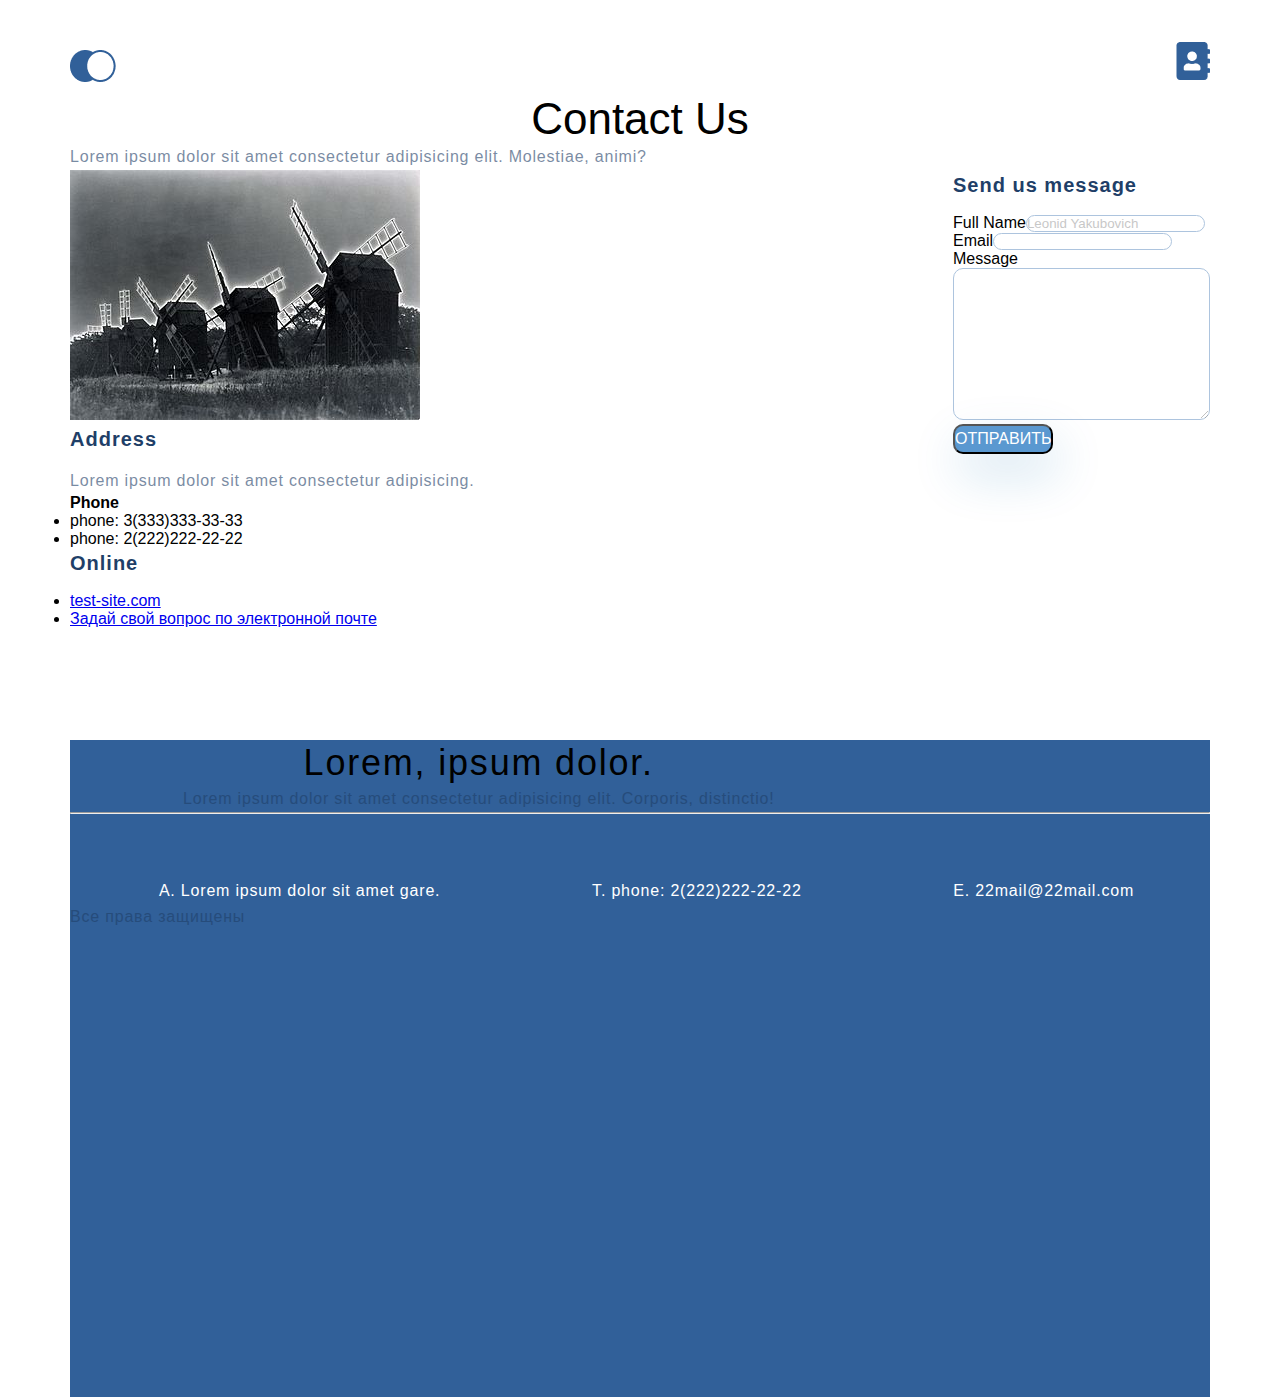
<file: Les 6/contact.html>
<!DOCTYPE html>
<html lang="en">

<head>
    <meta charset="UTF-8">
    <meta name="viewport" content="width=device-width, initial-scale=1.0">
    <title>Contacts</title>
    <link rel="stylesheet" href="style.css">
</head>

<body>
    <div class="container">
        <ul class="header">
            <li><a href="index.html"><img src="img/logo.png" alt="logo"></a></li>
            <li><a href="contact.html"><img src="img/Vector.png" alt="contacts"></a></li>
        </ul>
        <div class="contacts-header">
            <h2 class="cont-us-h2">Contact Us</h2>
            <p class="paragraph">Lorem ipsum dolor sit amet consectetur adipisicing elit. Molestiae, animi?</p>
        </div>
        <form action="#" class="form-content">
            <div class="contacts-info">
                <img src="img/pseudo_solarisation.jpg" alt="windmill">
                <h4 class="h4">Address</h4>
                <p class="paragraph">Lorem ipsum dolor sit amet consectetur adipisicing.</p>
                <h4>Phone</h4>
                <ul>
                    <li>phone: 3(333)333-33-33</li>
                    <li>phone: 2(222)222-22-22</li>
                </ul>
                <h4 class="h4">Online</h4>
                <ul>
                    <li><a href="https://ru.wikipedia.org/wiki/%D0%92%D0%B5%D1%82%D1%80%D1%8F%D0%BD%D0%B0%D1%8F_%D0%BC%D0%B5%D0%BB%D1%8C%D0%BD%D0%B8%D1%86%D0%B0"
                            target="_blank">test-site.com</a></li>
                    <li><a href="test-mail@mail.ru" target="_blank">Задай свой вопрос по электронной почте</a></li>
                </ul>
            </div>
            <div class="form">
                <h4 class="h4">Send us message</h4>
                Full Name<input type="text" class="input-box" placeholder="Leonid Yakubovich"><br>
                Email<input type="email" class="input-box"><br>
                Message<br><textarea cols="30" rows="10" class="input-box"></textarea><br>
                <button type="submit" class="contact-button">Отправить</button>
            </div>
        </form>
        <script type="text/javascript" charset="utf-8" async
            src="https://api-maps.yandex.ru/services/constructor/1.0/js/?um=constructor%3A6e9fdd9a3cbb1f0f5fbfa92ce924d8cd5e20e8169e9e2766b26da21e21ab6cec&amp;height=240&amp;lang=ru_RU&amp;scroll=true"></script>

        <div class="footer">
            <div class="footer-top">
                <div class="footer-text">
                    <h3 class="h3">Lorem, ipsum dolor.</h3>
                    <p class="paragraph">Lorem ipsum dolor sit amet consectetur adipisicing elit. Corporis,
                        distinctio!</p>
                </div>
            </div>
            <hr>
            <div class="footer-bottom">
                <ul class="footer-info">
                    <li>A. Lorem ipsum dolor sit amet gare.</li>
                    <li>T. phone: 2(222)222-22-22</li>
                    <li>E. 22mail@22mail.com</li>
                </ul>
                <div class="footer-rights">
                    <p class="paragraph">Все права защищены</p>
                </div>
            </div>
        </div>
    </div>
</body>

</html>
</file>
<file: Les 3/style.css>
/*Для всего сайта задать разновидность шрифта:
a) font-family: sans-serif;*/
body {
font-family: sans-serif;
}


/*Для всех параграфов присвоить класс и задать стили
a) font-size: 16px;
b) line-height: 26px;
c) color: #1F3F68;*/
.paragraph {
    font-size: 16px;
    line-height: 26px;
    color: #1F3F68;
}

/*Для заголовка h1 создать класс и присвоить стили:
a) font-size: 64px;
b) color: #1F3F68;*/
.heading {
    font-size: 64px;
    color: #1F3F68;
}

/*5. Для заголовка h2 (на странице контакты) создать класс и присвоить стили:
a) font-weight: 500;
b) font-size: 44px;
c) text-align: center;*/
.contacts-heading {
    font-weight: 500;
    font-size: 44px;
    text-align: center;  
}

/*6. Заголовку h3 создать класс и задать стили:
a) font-size: 36px;
b) text-align: center;*/
.heading-3 {
    font-size: 36px;
    text-align: center;   
}

/*7. Заголовкам h4 создать класс и задать стили
a) font-size: 20px;
b) line-height: 30px;
c) color: #1F3F68;*/
.heading-4 {
    font-size: 20px;
    line-height: 30px;
    color: #1F3F68;
}

/*8. Для всех полей ввода (input, textarea) задать общий класс и к нему стили:
a) border: 1px solid #356EAD;
b) box-sizing: border-box;
c) border-radius: 10px;
d) opacity: 0.4;*/
.input {
    border: 1px solid #356EAD;
    box-sizing: border-box;
    border-radius: 10px;
    opacity: 0.4;    
}

/*9. Кнопке отправки формы присвоить класс и к нему стиль:
a) background: #5A98D0;
b) box-shadow: 5px 20px 50px rgba(16, 112, 177, 0.2);
c) border-radius: 10px;
d) font-weight: 500;
e) font-size: 16px;
f) line-height: 26px;
g) text-align: center;
h) color: #FFFFFF;
I) text-transform: uppercase;*/
.send-button {
    background: #5A98D0;
    box-shadow: 5px 20px 50px rgba(16, 112, 177, 0.2);
    border-radius: 10px;
    font-weight: 500;
    font-size: 16px;
    line-height: 26px;
    text-align: center;
    color: #FFFFFF;
    text-transform: uppercase;
}
</file>
<file: Les 4/style.css>
.navigation {
    border: 1px solid blueviolet;
}
.header {
    text-align: center;
    border: 1px solid red;
}
.content {
    border: 1px solid green;
}

.footer {
    border: 1px solid grey;
}

.content-contacts{
    border: 1px solid green;
}

.content-sending-form {
    margin: 130px;
    text-align: center;
    border: 1px solid blue;
    float: right;
}
.content-map {
    clear: both;
    border: 2px solid purple;
    text-decoration: none;
   }
.map {
    text-align: center;
    margin-left: 30%;
}
/*Для всего сайта задать разновидность шрифта:
a) font-family: sans-serif;*/
body {
font-family: sans-serif;
}

.content-contacts {
    border: 1px solid yellow;
    float: left;
    width: 50%;
    text-align: center;
}

/*Для всех параграфов присвоить класс и задать стили
a) font-size: 16px;
b) line-height: 26px;
c) color: #1F3F68;*/
.paragraph {
    font-size: 16px;
    line-height: 26px;
    color: #1F3F68;
}

/*Для заголовка h1 создать класс и присвоить стили:
a) font-size: 64px;
b) color: #1F3F68;*/
.heading {
    font-size: 64px;
    color: #1F3F68;
}

/*5. Для заголовка h2 (на странице контакты) создать класс и присвоить стили:
a) font-weight: 500;
b) font-size: 44px;
c) text-align: center;*/
.contacts-heading {
    font-weight: 500;
    font-size: 44px;
    text-align: center;  
}

/*6. Заголовку h3 создать класс и задать стили:
a) font-size: 36px;
b) text-align: center;*/
.heading-3 {
    font-size: 36px;
    text-align: center;   
}

/*7. Заголовкам h4 создать класс и задать стили
a) font-size: 20px;
b) line-height: 30px;
c) color: #1F3F68;*/
.heading-4 {
    font-size: 20px;
    line-height: 30px;
    color: #1F3F68;
}

/*8. Для всех полей ввода (input, textarea) задать общий класс и к нему стили:
a) border: 1px solid #356EAD;
b) box-sizing: border-box;
c) border-radius: 10px;
d) opacity: 0.4;*/
.input {
    border: 1px solid #356EAD;
    box-sizing: border-box;
    border-radius: 10px;
    opacity: 0.4;    
}

/*9. Кнопке отправки формы присвоить класс и к нему стиль:
a) background: #5A98D0;
b) box-shadow: 5px 20px 50px rgba(16, 112, 177, 0.2);
c) border-radius: 10px;
d) font-weight: 500;
e) font-size: 16px;
f) line-height: 26px;
g) text-align: center;
h) color: #FFFFFF;
I) text-transform: uppercase;*/
.send-button {
    background: #5A98D0;
    box-shadow: 5px 20px 50px rgba(16, 112, 177, 0.2);
    border-radius: 10px;
    font-weight: 500;
    font-size: 16px;
    line-height: 26px;
    text-align: center;
    color: #FFFFFF;
    text-transform: uppercase;
}
</file>
<file: Les 5/style.css>
.container {
    width: 1200;
    margin: 0 auto;
}

.navigation {
    border: 1px solid blueviolet;
    display: flex;
    justify-content: space-between;
}
.header {
    text-align: center;
    border: 1px solid red;
}
.content {
    border: 1px solid green;
}

.footer {
    margin: 0 auto;
    border: 1px solid grey;
}
.footer-top-content {
    list-style-type: none;
    width: 495px;
}

.footer-heading {
    width: 340px;
    justify-content: start;
}

.bottom-list {
    display: flex;
    list-style-type: none;
    justify-content: space-between;
}

.content-contacts{
    border: 1px solid green;
    float: left;
}
.list {
    list-style-type: none;
}

.content-sending-form {
    text-align: center;
    border: 1px solid blue;
}
.content-map {
    clear: both;
    border: 2px solid purple;
}

.body {
font-family: sans-serif;
}

.contact-middle-part {
    display: flex;
    justify-content: space-around;
}

.content-contacts {
    border: 1px solid yellow;
    float: left;
    text-align: center;
}

.paragraph {
    font-size: 16px;
    line-height: 26px;
    color: #1F3F68;
}

/* Тексту под заголовком h1 указать ширину 425px*/
.top_info {
width: 425px;
}

/*Заголовку h1 указать ширину 510px*/
.heading {
    font-size: 64px;
    color: #1F3F68;
    width: 510px;
}

.products-heading {
    width: 359px;
}

.what-we-do {
    margin: 0 auto;
    justify-content: space-between;
}

.blocks-three {
    display: flex;
    justify-content: space-around;
}

.block {
    width: 300px;
    height: 300px;
    border: 3px solid salmon;
}

.contacts-heading {
    font-weight: 500;
    font-size: 44px;
    text-align: center;  
}

.heading-3 {
    font-size: 36px;
    text-align: center;   
}

.heading-4 {
    font-size: 20px;
    line-height: 30px;
    color: #1F3F68;
}

.input {
    border: 1px solid #356EAD;
    box-sizing: border-box;
    border-radius: 10px;
    opacity: 0.4;    
}

.send-button {
    background: #5A98D0;
    box-shadow: 5px 20px 50px rgba(16, 112, 177, 0.2);
    border-radius: 10px;
    font-weight: 500;
    font-size: 16px;
    line-height: 26px;
    text-align: center;
    color: #FFFFFF;
    text-transform: uppercase;
}
</file>
<file: Les 6/style.css>
* {
  margin: 0;
  padding: 0;
}

body {
  font-family: sans-serif;
}
.container {
  margin: 0 auto;
  max-width: 1140px;

}

.top {
  height: 768px;
  background: linear-gradient(0deg, #EBF3FB 8.84%, rgba(152, 195, 232, 0) 31.12%);
}

.top__box {
  display: flex;
  flex-direction: column;
}

.header {
  display: flex;
  justify-content: space-between;
  list-style-type: none;
  padding-top: 42px;
}

.top-heading {
  width: 510px;
  font-size: 64px;
  color: #1f3f68;
  font-weight: 300;
  line-height: 74px;
  letter-spacing: 0.04em;
  margin-bottom: 32px;
}

.top-info {
  padding-top: 115px;
  flex-grow: 1;
  background-image: url(img/illustration.png);
  background-repeat: no-repeat;
  background-position: right center;
}

.top-button {
  font-size: 16px;
  line-height: 26px;
  text-align: center;
  letter-spacing: 0.04em;
  color: #FFFFFF;
  background: #5A98D0;
  box-shadow: 5px 10px 20px rgba(53, 110, 173, 0.2);
  border-radius: 10px;
  padding: 15px 50px;
  text-decoration: none;
  display: inline-block;
  margin-top: 71px;
}

.paragraph {
  font-size: 16px;
  line-height: 26px;
  color: #1f3f68;
  letter-spacing: 0.05em;
  opacity: 0.6;
}

.what-we-do {
  margin: 0 auto;
  margin-top: 64px;
  max-width: 1140px;
}
.card-link {
  font-size: 14px;
  line-height: 30px;
  letter-spacing: 0.05em;
  color: #5A98D0;
}

.cont-us-h2 {
  font-weight: 500;
  font-size: 44px;
  text-align: center;
}
.h3 {
  font-size: 36px;
  text-align: center;
  font-weight: 300;
  line-height: 46px;
  letter-spacing: 0.05em;
  color: #000000;
}
.h4 {
  font-size: 20px;
  line-height: 30px;
  color: #1f3f68;
  letter-spacing: 0.05em;
  margin-bottom: 14px;
}
.input-box {
  border: 1px solid #356ead;
  box-sizing: border-box;
  border-radius: 10px;
  opacity: 0.4;
}
.contact-button {
  background: #5a98d0;
  box-shadow: 5px 20px 50px rgba(16, 112, 177, 0.2);
  border-radius: 10px;
  font-weight: 500;
  font-size: 16px;
  line-height: 26px;
  text-align: center;
  color: #ffffff;
  text-transform: uppercase;
}

.top-info-text {
  width: 425px;
}

.cards {
  display: flex;
  justify-content: space-between;
  margin-top: 64px;
  padding-bottom: 64px;
}
.card-item {
  width: 359px;
  background: #FFFFFF;
  box-shadow: 5px 20px 50px rgba(16, 112, 177, 0.2);
  border-radius: 10px;
  box-sizing: border-box;
  padding: 44px 32px;
  display: flex;
  flex-direction: column;
}

.card-img {
  align-self: center;
  margin-bottom: 51px;
}

.picture {
  display: flex;
  flex-direction: column;
  margin-bottom: 51px;
}

.image_bg {
position: relative;
align-self: top;
}

.card2 {
  position: absolute;
  align-self: center;
  padding-top: 43.61px;
}

.project-paragraph {
  width: 75%;
  margin: 32px auto 64px;
  opacity: 1;
  text-align: center;
  color: #222222;
}

.project {
}

.project-item {
  position: relative;
  flex-grow: 1;
  margin-right: 32px;
}

.project-parent {
  display: flex;
  justify-content: space-between;
  margin-top: 32px;
  position: relative;
}

.project-img {
  width: 100%;
}

.project-text {
  font-size: 32px;
  line-height: 46px;
  text-align: right;
  letter-spacing: 0.05em;
  color: #FFFFFF;
  position: absolute;
  top: 64px;
  right: 64px;
}

.project-text-lower {
  font-size: 28px;
  text-align: start;
  left: 32px;
  top: 32px;
}

.footer {
  height: 657px;
  left: 0px;
  top: 2716px;
  background: #316099;
  margin-top: 112px;
}

.h3-footer {
color: #FFFFFF;
max-width: 340px;
margin-bottom: 32px;
}

.paragraph-footer {
  color: #FFFFFF;
  opacity: 0.6;
  width:  495px;
  margin-bottom: 160px;
}

.footer-top {
  display: flex;
  justify-content: space-between;
}

.footer-text {
  margin-left: 113px;
}

.footer-link {
  font-size: 16px;
  line-height: 26px;
  letter-spacing: 0.04em;
  background: #5A98D0;
  padding: 15px 80.67px 15px 79.59px;
  text-decoration: none;
  margin-right: 114px;
  align-self: center;
}

.link-talk {
  color: #FFFFFF;
}

.paragraph-rights {
  color: #FFFFFF;
  opacity: 0.4;
  margin-left: 13px;
  margin-top: 64px;
}
.footer-rights {
  margin-bottom: 64px;
}

.footer-info {
  display: flex;
  justify-content: space-around;
  margin-left: 13px;
  list-style-type: none;
  font-size: 16px;
  line-height: 26px;
  letter-spacing: 0.05em;
  color: #FFFFFF;
  margin-top: 64px;
}

.form-content {
  display: flex;
  justify-content: space-between;
}
</file>
